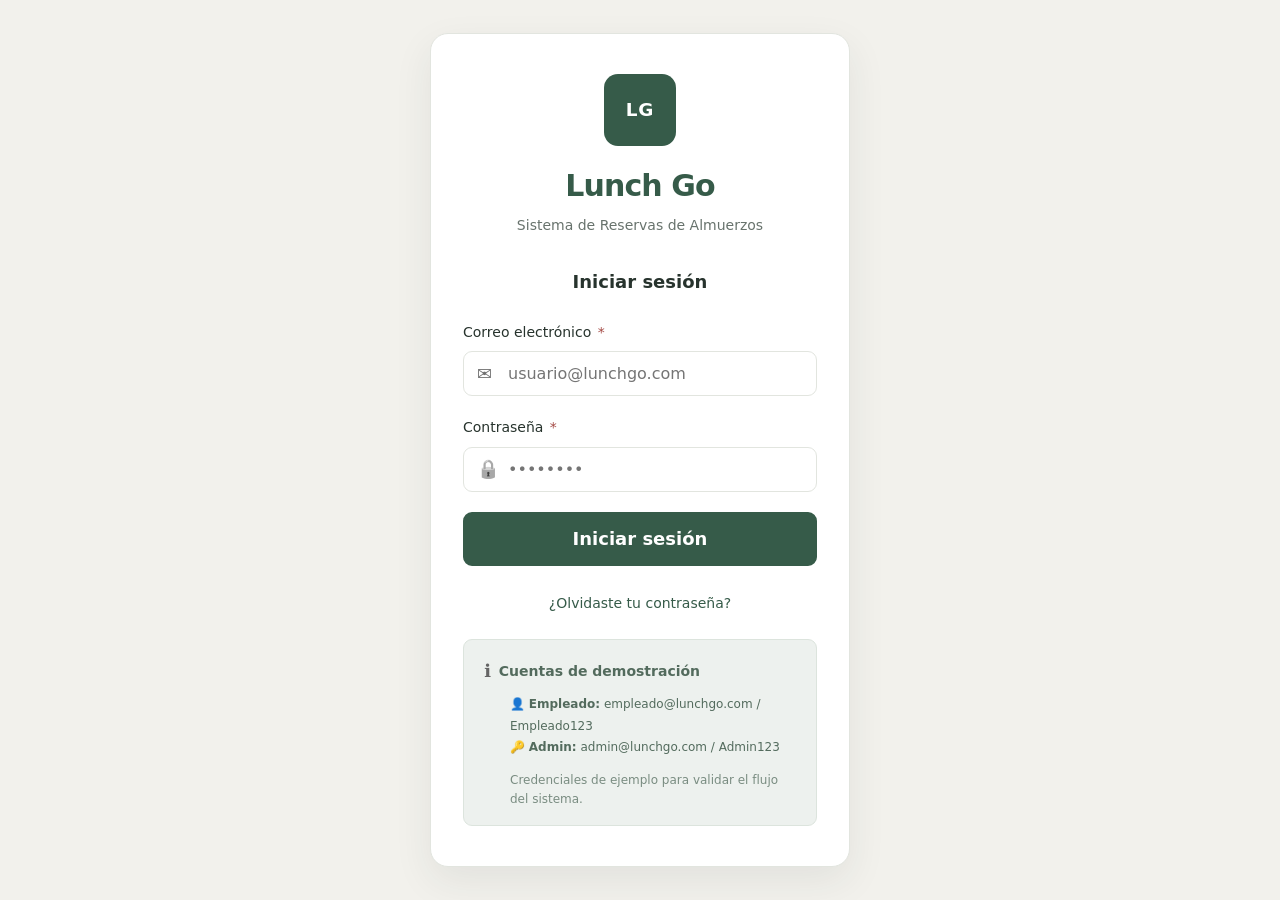
<file: index.html>
<!DOCTYPE html>
<html lang="es">
<head>
  <meta charset="UTF-8" />
  <meta name="viewport" content="width=device-width, initial-scale=1.0" />
  <title>Lunch Go — Inicio de sesión</title>
  <meta name="description" content="Lunch Go: Sistema de reservas y control de entrega de almuerzos para empleados. Inicia sesión para reservar tu almuerzo." />
  <link rel="stylesheet" href="css/estilos.css" />
</head>
<body>

<!-- ============================================================
     PÁGINA 1: index.html — Inicio de sesión
     ============================================================ -->

<main class="login-page" id="login-page">
  <div class="login-card" role="main" aria-label="Formulario de inicio de sesión">

    <!-- Logo y nombre -->
    <div class="login-card__logo">
      <div class="login-card__logo-icon" aria-hidden="true">LG</div>
      <h1 class="login-card__title">Lunch Go</h1>
      <p class="login-card__subtitle">Sistema de Reservas de Almuerzos</p>
    </div>

    <!-- Título del formulario -->
    <h2 class="login-card__form-title">Iniciar sesión</h2>

    <!-- Mensaje de error general -->
    <div id="msg-error" class="alert alert--error hidden" role="alert" aria-live="polite">
      <span class="alert-icon" aria-hidden="true">⚠️</span>
      <span id="msg-error-text">Credenciales incorrectas.</span>
    </div>

    <!-- Formulario -->
    <form id="login-form" novalidate>

      <!-- Correo / Usuario -->
      <div class="form-group">
        <label for="input-email" class="form-label">
          Correo electrónico <span class="required" aria-hidden="true">*</span>
        </label>
        <div class="input-wrapper">
          <span class="input-icon" aria-hidden="true">✉️</span>
          <input
            type="email"
            id="input-email"
            name="email"
            class="form-input"
            placeholder="usuario@lunchgo.com"
            autocomplete="email"
            required
            aria-required="true"
            aria-describedby="email-error"
          />
        </div>
        <span id="email-error" class="form-error" role="alert"></span>
      </div>

      <!-- Contraseña -->
      <div class="form-group">
        <label for="input-password" class="form-label">
          Contraseña <span class="required" aria-hidden="true">*</span>
        </label>
        <div class="input-wrapper">
          <span class="input-icon" aria-hidden="true">🔒</span>
          <input
            type="password"
            id="input-password"
            name="password"
            class="form-input"
            placeholder="••••••••"
            autocomplete="current-password"
            required
            aria-required="true"
            aria-describedby="password-error"
          />
        </div>
        <span id="password-error" class="form-error" role="alert"></span>
      </div>

      <!-- Botón de ingreso -->
      <button
        type="submit"
        id="btn-login"
        class="btn btn--primary btn--full btn--lg"
        aria-label="Iniciar sesión en Lunch Go"
      >
        Iniciar sesión
      </button>

    </form>

    <!-- Enlace de recuperación -->
    <div class="text-center mt-6">
      <a
        href="#"
        id="link-recover"
        class="text-muted"
        style="color: var(--color-primary); font-size: var(--font-size-sm); font-weight: 500;"
        aria-label="Recuperar contraseña"
      >
        ¿Olvidaste tu contraseña?
      </a>
    </div>

    <!-- Cuentas de demostración -->
    <div
      class="alert alert--info mt-6"
      style="flex-direction: column; gap: var(--space-2);"
      role="note"
      aria-label="Cuentas de demostración"
    >
      <div style="display:flex; align-items:center; gap:var(--space-2);">
        <span class="alert-icon" aria-hidden="true">ℹ️</span>
        <strong>Cuentas de demostración</strong>
      </div>
      <div style="margin-left: 26px; font-size: var(--font-size-xs); line-height:1.8;">
        <div>👤 <strong>Empleado:</strong> empleado@lunchgo.com / Empleado123</div>
        <div>🔑 <strong>Admin:</strong> admin@lunchgo.com / Admin123</div>
      </div>
      <div style="margin-left:26px; font-size:var(--font-size-xs); opacity:0.75; margin-top:4px;">
        Credenciales de ejemplo para validar el flujo del sistema.
      </div>
    </div>

    <!-- Modal de recuperación de contraseña -->
    <div id="modal-recover" class="modal-overlay hidden" role="dialog" aria-modal="true" aria-labelledby="recover-title">
      <div class="modal">
        <h2 class="modal__title" id="recover-title">
          <span class="icon" aria-hidden="true">🔑</span>
          Recuperar contraseña
        </h2>
        <p class="text-muted mb-4" style="font-size: var(--font-size-sm);">
          Ingresa tu correo electrónico. En una aplicación real, recibirías un enlace de recuperación.
        </p>
        <div class="form-group">
          <label for="recover-email" class="form-label">Correo electrónico</label>
          <input type="email" id="recover-email" class="form-input" placeholder="usuario@lunchgo.com" />
        </div>
        <div id="recover-msg" class="alert alert--success hidden">
          <span class="alert-icon" aria-hidden="true">✅</span>
          <span>Si el correo existe, recibirás instrucciones de recuperación (simulación).</span>
        </div>
        <div class="modal__actions">
          <button id="btn-recover-cancel" class="btn btn--ghost">Cancelar</button>
          <button id="btn-recover-send" class="btn btn--primary">
            <span class="icon" aria-hidden="true">📧</span>
            Enviar instrucciones
          </button>
        </div>
      </div>
    </div>

  </div>
</main>

<!-- Scripts -->
<script src="js/auth.js"></script>
<script>
  /**
   * index.js (inline) — Lógica de la página de inicio de sesión.
   * Valida campos y autentica al usuario redirigiendo según su rol.
   */

  // Si ya hay sesión activa, redirigir automáticamente
  (function redirigirSiSesion() {
    const sesion = obtenerSesion();
    if (sesion) {
      if (sesion.rol === 'administrador') {
        window.location.href = 'administrador.html';
      } else {
        window.location.href = 'empleado.html';
      }
    }
  })();

  // ---------- Referencias al DOM ----------
  const form        = document.getElementById('login-form');
  const inputEmail  = document.getElementById('input-email');
  const inputPass   = document.getElementById('input-password');
  const emailError  = document.getElementById('email-error');
  const passError   = document.getElementById('password-error');
  const msgError    = document.getElementById('msg-error');
  const msgErrorTxt = document.getElementById('msg-error-text');
  const btnLogin    = document.getElementById('btn-login');

  // ---------- Modal de recuperación ----------
  const linkRecover   = document.getElementById('link-recover');
  const modalRecover  = document.getElementById('modal-recover');
  const btnRecoverOk  = document.getElementById('btn-recover-send');
  const btnRecoverCx  = document.getElementById('btn-recover-cancel');
  const recoverMsg    = document.getElementById('recover-msg');

  linkRecover.addEventListener('click', function(e) {
    e.preventDefault();
    modalRecover.classList.remove('hidden');
    document.getElementById('recover-email').focus();
  });

  btnRecoverCx.addEventListener('click', function() {
    modalRecover.classList.add('hidden');
    recoverMsg.classList.add('hidden');
  });

  btnRecoverOk.addEventListener('click', function() {
    const email = document.getElementById('recover-email').value.trim();
    if (!email) return;
    recoverMsg.classList.remove('hidden');
  });

  // Cerrar modal al hacer clic fuera
  modalRecover.addEventListener('click', function(e) {
    if (e.target === modalRecover) {
      modalRecover.classList.add('hidden');
    }
  });

  // ---------- Limpiar errores al escribir ----------
  [inputEmail, inputPass].forEach(function(input) {
    input.addEventListener('input', function() {
      this.classList.remove('error');
      msgError.classList.add('hidden');
    });
  });

  // ---------- Validación y envío ----------
  form.addEventListener('submit', function(e) {
    e.preventDefault();

    // Limpiar errores previos
    emailError.classList.remove('visible');
    passError.classList.remove('visible');
    inputEmail.classList.remove('error');
    inputPass.classList.remove('error');
    msgError.classList.add('hidden');

    let valido = true;
    const email    = inputEmail.value.trim();
    const password = inputPass.value;

    // Validar email
    if (!email) {
      emailError.textContent = 'El correo electrónico es obligatorio.';
      emailError.classList.add('visible');
      inputEmail.classList.add('error');
      valido = false;
    } else if (!/^[^\s@]+@[^\s@]+\.[^\s@]+$/.test(email)) {
      emailError.textContent = 'Ingresa un correo electrónico válido.';
      emailError.classList.add('visible');
      inputEmail.classList.add('error');
      valido = false;
    }

    // Validar contraseña
    if (!password) {
      passError.textContent = 'La contraseña es obligatoria.';
      passError.classList.add('visible');
      inputPass.classList.add('error');
      valido = false;
    }

    if (!valido) return;

    // Estado de carga
    btnLogin.disabled = true;
    btnLogin.innerHTML = '<span class="spin" aria-hidden="true">⚙️</span> Verificando...';

    // Simular breve retardo de red
    setTimeout(function() {
      const usuario = autenticar(email, password);

      if (usuario) {
        guardarSesion(usuario);
        btnLogin.innerHTML = '<span aria-hidden="true">✅</span> ¡Bienvenido!';

        // Redirigir según rol
        setTimeout(function() {
          if (usuario.rol === 'administrador') {
            window.location.href = 'administrador.html';
          } else {
            window.location.href = 'empleado.html';
          }
        }, 500);
      } else {
        // Credenciales incorrectas
        msgErrorTxt.textContent = 'Correo o contraseña incorrectos. Verifica tus datos e intenta de nuevo.';
        msgError.classList.remove('hidden');
        inputEmail.classList.add('error');
        inputPass.classList.add('error');
        inputPass.value = '';
        btnLogin.disabled = false;
        btnLogin.innerHTML = '<span class="icon" aria-hidden="true">🚀</span> Iniciar sesión';
        inputEmail.focus();
      }
    }, 600);
  });
</script>

</body>
</html>
</file>
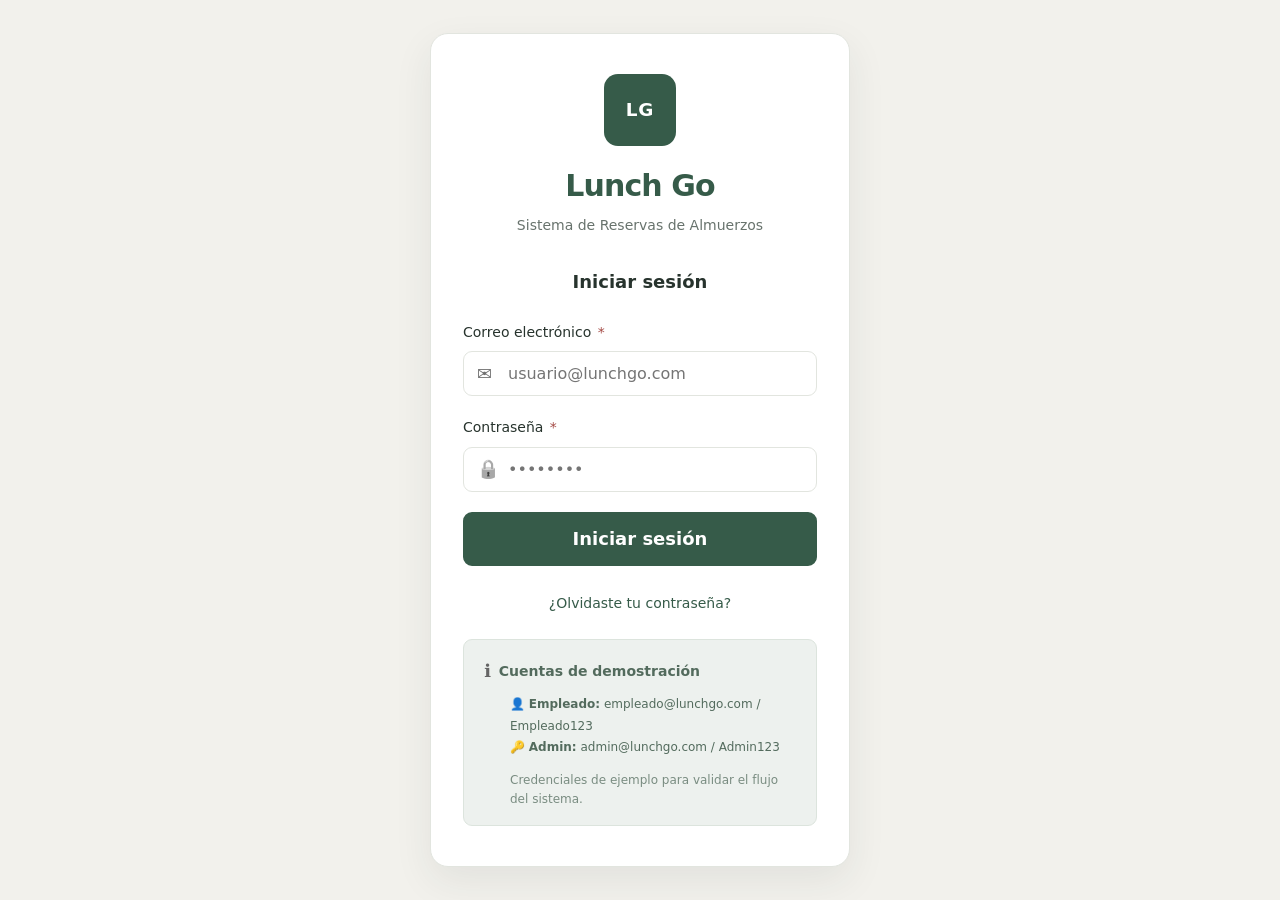
<file: administrador.html>
<!DOCTYPE html>
<html lang="es">
<head>
  <meta charset="UTF-8" />
  <meta name="viewport" content="width=device-width, initial-scale=1.0" />
  <title>Lunch Go — Panel Administrativo</title>
  <meta name="description" content="Panel administrativo de Lunch Go: gestiona el menú del día, revisa reservas y controla las entregas." />
  <link rel="stylesheet" href="css/estilos.css" />
</head>
<body>

<!-- ============================================================
     PÁGINA 4: administrador.html — Panel Administrativo
     ============================================================ -->

<!-- BARRA DE NAVEGACIÓN -->
<header class="navbar" role="banner">
  <a href="administrador.html" class="navbar__brand" aria-label="Lunch Go administración">
    <span class="navbar__logo-icon" aria-hidden="true">LG</span>
    <span>Lunch Go</span>
  </a>

  <nav class="navbar__nav" role="navigation" aria-label="Navegación administrativo">
    <a href="administrador.html" class="navbar__link active" aria-current="page">
      <span class="icon" aria-hidden="true">🏠</span> Panel
    </a>
    <a href="qr.html" class="navbar__link">Recogida</a>
    <a href="historial.html" class="navbar__link">
      <span class="icon" aria-hidden="true">📋</span> Historial
    </a>
  </nav>

  <div class="navbar__user">
    <div class="navbar__avatar" id="nav-avatar" aria-hidden="true">AD</div>
    <span class="navbar__user-name" id="nav-nombre">Admin</span>
    <button
      id="btn-hamburger"
      class="navbar__hamburger"
      type="button"
      aria-label="Abrir menú de navegación"
      aria-expanded="false"
      aria-controls="mobile-menu"
    >
      <span></span><span></span><span></span>
    </button>
    <button id="btn-logout" class="btn btn--ghost btn--sm" type="button" aria-label="Cerrar sesión" title="Cerrar sesión">Salir</button>
  </div>
</header>

<nav id="mobile-menu" class="navbar__mobile-menu" role="navigation" aria-label="Menú móvil"></nav>

<!-- CONTENIDO PRINCIPAL -->
<div class="page-wrapper">
  <main class="main-content" role="main">

    <!-- Encabezado -->
    <div class="page-header">
      <p class="page-header__greeting" id="admin-saludo">Panel de Administración</p>
      <h1 class="page-header__title">Panel Administrativo</h1>
      <p class="page-header__subtitle" id="fecha-hoy-admin"></p>
    </div>

    <!-- ===== ESTADÍSTICAS DEL DÍA ===== -->
    <section aria-labelledby="stats-title">
      <h2 id="stats-title" class="section-title">
        <span class="icon" aria-hidden="true">📊</span>
        Resumen del día
      </h2>
      <div class="stats-grid" role="list" aria-label="Estadísticas de reservas del día">
        <div class="stat-card" role="listitem">
          <div class="stat-card__icon stat-card__icon--blue" aria-hidden="true">📅</div>
          <div class="stat-card__value" id="stat-total">0</div>
          <div class="stat-card__label">Reservas registradas</div>
        </div>
        <div class="stat-card" role="listitem">
          <div class="stat-card__icon stat-card__icon--green" aria-hidden="true">✅</div>
          <div class="stat-card__value" id="stat-entregadas">0</div>
          <div class="stat-card__label">Almuerzos entregados</div>
        </div>
        <div class="stat-card" role="listitem">
          <div class="stat-card__icon stat-card__icon--yellow" aria-hidden="true">⏳</div>
          <div class="stat-card__value" id="stat-pendientes">0</div>
          <div class="stat-card__label">Pendientes de entrega</div>
        </div>
        <div class="stat-card" role="listitem">
          <div class="stat-card__icon stat-card__icon--red" aria-hidden="true">❌</div>
          <div class="stat-card__value" id="stat-canceladas">0</div>
          <div class="stat-card__label">Canceladas</div>
        </div>
      </div>
    </section>

    <!-- ===== GRID: GESTIÓN DE MENÚ Y PROTEÍNA ===== -->
    <div class="admin-grid">

      <!-- COLUMNA 1: Proteína del día -->
      <section aria-labelledby="proteina-admin-title">
        <div class="card">
          <div class="card__header">
            <h2 id="proteina-admin-title" class="card__title">
              <span class="icon" aria-hidden="true">⭐</span>
              Proteína del día
            </h2>
          </div>
          <div class="card__body">
            <div class="form-group">
              <label for="proteina-emoji-input" class="form-label">Icono de proteína (opcional)</label>
              <input type="text" id="proteina-emoji-input" class="form-input" placeholder="🍗" maxlength="4" />
            </div>
            <div class="form-group">
              <label for="proteina-nombre-input" class="form-label">Nombre <span class="required">*</span></label>
              <input type="text" id="proteina-nombre-input" class="form-input" placeholder="Ej: Pollo asado" />
            </div>
            <div class="form-group">
              <label for="proteina-desc-input" class="form-label">Descripción</label>
              <textarea id="proteina-desc-input" class="form-textarea" placeholder="Descripción breve de la preparación..." rows="3"></textarea>
            </div>
            <button id="btn-guardar-proteina" class="btn btn--primary btn--full">
              Guardar proteína del día
            </button>
            <div id="msg-proteina" class="hidden mt-4"></div>
          </div>
        </div>
      </section>

      <!-- COLUMNA 2: Agregar / Editar plato del menú -->
      <section aria-labelledby="menu-admin-title">
        <div class="card">
          <div class="card__header">
            <h2 id="menu-admin-title" class="card__title">
              <span class="icon" aria-hidden="true">🍽️</span>
              <span id="menu-form-title-text">Agregar plato al menú</span>
            </h2>
            <button id="btn-nuevo-plato" class="btn btn--secondary btn--sm">
              + Nuevo
            </button>
          </div>
          <div class="card__body">
            <input type="hidden" id="plato-edit-id" value="" />

            <div class="form-group">
              <label for="plato-emoji" class="form-label">Icono del plato (opcional)</label>
              <input type="text" id="plato-emoji" class="form-input" placeholder="🍛" maxlength="4" />
            </div>
            <div class="form-group">
              <label for="plato-nombre" class="form-label">Nombre del plato <span class="required">*</span></label>
              <input type="text" id="plato-nombre" class="form-input" placeholder="Ej: Casado Tradicional" />
              <span id="plato-nombre-error" class="form-error" role="alert"></span>
            </div>
            <div class="form-group">
              <label for="plato-desc" class="form-label">Descripción <span class="required">*</span></label>
              <textarea id="plato-desc" class="form-textarea" placeholder="Descripción del plato..." rows="3"></textarea>
              <span id="plato-desc-error" class="form-error" role="alert"></span>
            </div>
            <div class="form-group">
              <label for="plato-acomp" class="form-label">Acompañamientos (separados por coma)</label>
              <input type="text" id="plato-acomp" class="form-input" placeholder="Arroz, Frijoles, Ensalada" />
            </div>
            <div class="form-group">
              <label for="plato-categoria" class="form-label">Categoría</label>
              <select id="plato-categoria" class="form-select">
                <option value="Casado">Casado</option>
                <option value="Sopa">Sopa</option>
                <option value="Vegetariano">Vegetariano</option>
                <option value="Pasta">Pasta</option>
                <option value="Especial">Especial</option>
                <option value="Otro">Otro</option>
              </select>
            </div>

            <div style="display:flex; gap: var(--space-3);">
              <button id="btn-guardar-plato" class="btn btn--primary" style="flex:1;">
                <span id="btn-guardar-text">Agregar plato</span>
              </button>
              <button id="btn-cancelar-edicion" class="btn btn--ghost hidden">
                Cancelar
              </button>
            </div>

            <div id="msg-menu" class="hidden mt-4"></div>
          </div>
        </div>
      </section>
    </div>

    <!-- ===== LISTA DE PLATOS ACTUALES ===== -->
    <section aria-labelledby="lista-menu-title" class="mb-8">
      <div style="display:flex; align-items:center; justify-content:space-between; margin-bottom: var(--space-5);">
        <h2 id="lista-menu-title" class="section-title" style="margin-bottom:0; border-bottom:none;">
          <span class="icon" aria-hidden="true">📋</span>
          Platos configurados
        </h2>
      </div>
      <div class="table-wrapper">
        <table class="table" aria-label="Lista de platos del menú">
          <thead>
            <tr>
              <th scope="col">Plato</th>
              <th scope="col">Categoría</th>
              <th scope="col">Acompañamientos</th>
              <th scope="col">Estado</th>
              <th scope="col">Acciones</th>
            </tr>
          </thead>
          <tbody id="tabla-menu-body">
            <!-- Generado por JS -->
          </tbody>
        </table>
      </div>
    </section>

    <!-- ===== CONTROL DE ENTREGAS ===== -->
    <section aria-labelledby="entregas-title">
      <h2 id="entregas-title" class="section-title">
        <span class="icon" aria-hidden="true">🚀</span>
        Control de entregas — Hoy
      </h2>

      <div class="table-wrapper">
        <table class="table" id="tabla-entregas" aria-label="Registro de entregas del día">
          <thead>
            <tr>
              <th scope="col">Empleado</th>
              <th scope="col">Cédula</th>
              <th scope="col">Almuerzo</th>
              <th scope="col">Hora reserva</th>
              <th scope="col">Hora entrega</th>
              <th scope="col">Estado</th>
            </tr>
          </thead>
          <tbody id="tabla-entregas-body">
            <!-- Generado por JS -->
          </tbody>
        </table>
      </div>

      <div id="empty-entregas" class="empty-state hidden">
        <div class="empty-state__icon">📋</div>
        <p class="empty-state__title">Sin reservas para hoy</p>
        <p class="empty-state__text">Aún no se han registrado reservas. Las reservas se realizan entre las 8:00 y las 10:00 a. m.</p>
      </div>
    </section>

  </main>
</div>

<!-- Scripts -->
<script src="js/auth.js"></script>
<script src="js/administrador.js"></script>
<script src="js/nav.js"></script>

</body>
</html>
</file>
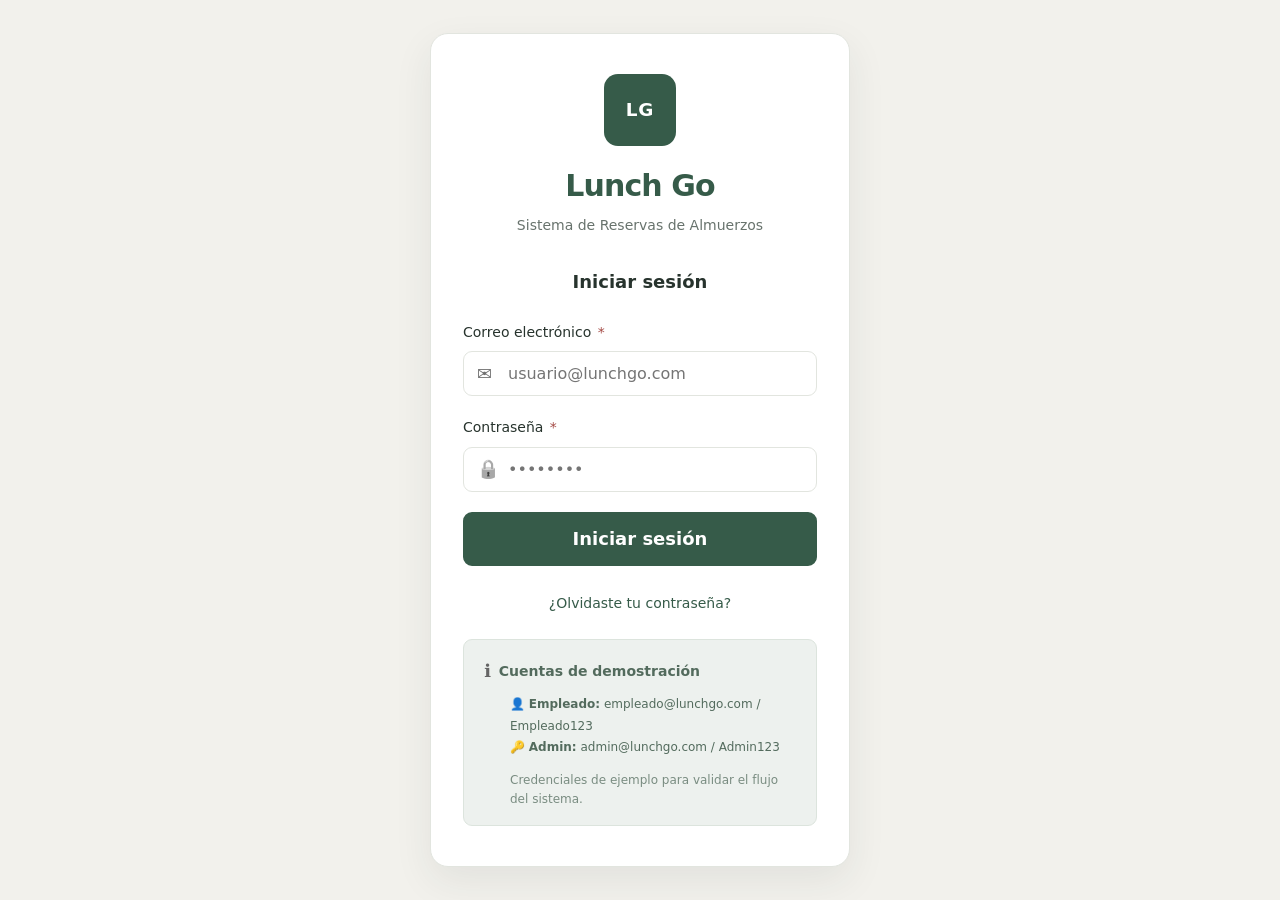
<file: empleado.html>
<!DOCTYPE html>
<html lang="es">
<head>
  <meta charset="UTF-8" />
  <meta name="viewport" content="width=device-width, initial-scale=1.0" />
  <title>Lunch Go — Panel del Empleado</title>
  <meta name="description" content="Consulta el menú del día y realiza tu reserva de almuerzo en Lunch Go." />
  <link rel="stylesheet" href="css/estilos.css" />
</head>
<body>

<!-- ============================================================
     PÁGINA 2: empleado.html — Panel del Empleado y Menú del Día
     ============================================================ -->

<!-- BARRA DE NAVEGACIÓN -->
<header class="navbar" role="banner">
  <a href="empleado.html" class="navbar__brand" aria-label="Lunch Go inicio">
    <span class="navbar__logo-icon" aria-hidden="true">LG</span>
    <span>Lunch Go</span>
  </a>

  <nav class="navbar__nav" role="navigation" aria-label="Navegación principal">
    <a href="empleado.html" class="navbar__link active" id="nav-menu" aria-current="page">
      <span class="icon" aria-hidden="true">🍽️</span> Menú
    </a>
    <a href="qr.html" class="navbar__link" id="nav-qr">
      Recogida
    </a>
    <a href="historial.html" class="navbar__link" id="nav-historial">
      <span class="icon" aria-hidden="true">📋</span> Historial
    </a>
  </nav>

  <div class="navbar__user">
    <div class="navbar__avatar" id="nav-avatar" aria-hidden="true">CR</div>
    <span class="navbar__user-name" id="nav-nombre">Empleado</span>
    <!-- Botón hamburguesa para móvil -->
    <button
      id="btn-hamburger"
      class="navbar__hamburger"
      type="button"
      aria-label="Abrir menú de navegación"
      aria-expanded="false"
      aria-controls="mobile-menu"
    >
      <span></span><span></span><span></span>
    </button>
    <button
      id="btn-logout"
      class="btn btn--ghost btn--sm"
      aria-label="Cerrar sesión"
      title="Cerrar sesión"
    >
      Salir
    </button>
  </div>
</header>

<!-- MENÚ MÓVIL DESPLEGABLE -->
<nav id="mobile-menu" class="navbar__mobile-menu" role="navigation" aria-label="Menú móvil">
  <a href="empleado.html" class="navbar__link active" aria-current="page">
    <span class="icon" aria-hidden="true">🍽️</span> Menú del día
  </a>
  <a href="qr.html" class="navbar__link">
    Recogida
  </a>
  <a href="historial.html" class="navbar__link">
    <span class="icon" aria-hidden="true">📋</span> Historial de reservas
  </a>
</nav>

<!-- CONTENIDO PRINCIPAL -->
<div class="page-wrapper">
  <main class="main-content" id="main-content" role="main">

    <!-- Encabezado de bienvenida -->
    <div class="page-header">
      <p class="page-header__greeting" id="saludo-hora">Buenos días</p>
      <h1 class="page-header__title" id="bienvenida-nombre">Bienvenido/a</h1>
      <p class="page-header__subtitle" id="fecha-hoy"></p>
    </div>

    <!-- Aviso de horario -->
    <div id="aviso-horario" class="schedule-notice hidden" role="note" aria-live="polite">
      <span class="schedule-notice__icon" aria-hidden="true">🕐</span>
      <div>
        <p class="schedule-notice__title">Fuera del horario de reservas</p>
        <p class="schedule-notice__text" id="aviso-horario-texto"></p>
      </div>
    </div>

    <!-- ===== PROTEÍNA DEL DÍA ===== -->
    <section aria-labelledby="proteina-section-title">
      <h2 id="proteina-section-title" class="section-title">
        <span class="icon" aria-hidden="true">⭐</span>
        Proteína del día
      </h2>
      <div class="protein-banner" id="proteina-banner" aria-label="Proteína del día">
        <div class="protein-banner__icon" id="proteina-emoji" aria-hidden="true">🍗</div>
        <div>
          <p class="protein-banner__label">Hoy servimos</p>
          <p class="protein-banner__name" id="proteina-nombre">Cargando...</p>
          <p class="protein-banner__desc" id="proteina-desc"></p>
        </div>
      </div>
    </section>

    <!-- ===== MENÚ DEL DÍA ===== -->
    <section aria-labelledby="menu-section-title">
      <div style="display:flex; align-items:center; justify-content:space-between; margin-bottom: var(--space-5);">
        <h2 id="menu-section-title" class="section-title" style="margin-bottom:0; border-bottom:none;">
          <span class="icon" aria-hidden="true">🍽️</span>
          Menú del día
        </h2>
        <span id="estado-horario-badge" class="badge badge--pending"></span>
      </div>

      <!-- Tarjetas de almuerzos -->
      <div class="menu-grid" id="menu-grid" role="list" aria-label="Opciones de almuerzo disponibles">
        <!-- Generado por JS -->
      </div>
    </section>

    <!-- Botón de reserva (aparece al seleccionar un plato) -->
    <div id="reserva-panel" class="hidden" style="position: sticky; bottom: 20px; margin-top: var(--space-6);">
      <div style="
        background: var(--color-white);
        border: 2px solid var(--color-primary);
        border-radius: var(--radius-lg);
        padding: var(--space-5) var(--space-6);
        display: flex;
        align-items: center;
        justify-content: space-between;
        gap: var(--space-4);
        box-shadow: var(--shadow-lg);
      ">
        <div>
          <p style="font-size: var(--font-size-xs); color: var(--color-text-muted); font-weight:600; text-transform:uppercase; letter-spacing:0.05em;">Seleccionaste</p>
          <p id="seleccion-nombre" style="font-size: var(--font-size-lg); font-weight:700; color: var(--color-text);">—</p>
        </div>
        <button
          id="btn-reservar"
          class="btn btn--primary btn--lg"
          aria-label="Confirmar reserva del almuerzo seleccionado"
        >
          <span class="icon" aria-hidden="true">✅</span>
          Reservar almuerzo
        </button>
      </div>
    </div>

    <!-- ===== MIS RESERVAS ===== -->
    <section aria-labelledby="reservas-section-title" style="margin-top: var(--space-10);">
      <h2 id="reservas-section-title" class="section-title">
        <span class="icon" aria-hidden="true">📅</span>
        Mis reservas de hoy
      </h2>

      <div id="mis-reservas-container">
        <!-- Generado por JS -->
      </div>
    </section>

  </main>
</div>

<!-- ===== MODAL DE CONFIRMACIÓN DE RESERVA ===== -->
<div id="modal-reserva" class="modal-overlay hidden" role="dialog" aria-modal="true" aria-labelledby="modal-reserva-title">
  <div class="modal">
    <h2 class="modal__title" id="modal-reserva-title">
      <span class="icon" aria-hidden="true">🍽️</span>
      Confirmar reserva
    </h2>

    <div id="modal-reserva-detalle" style="
      background: var(--color-bg);
      border-radius: var(--radius-lg);
      padding: var(--space-5);
      margin-bottom: var(--space-5);
    ">
      <!-- Detalle del plato seleccionado -->
    </div>

    <div class="alert alert--info" style="margin-bottom: var(--space-4);">
      <span class="alert-icon" aria-hidden="true">ℹ️</span>
      <span>Al confirmar, se registrará tu reserva. La recogida se confirma en la página <strong>Recoger</strong> con tu cédula.</span>
    </div>

    <div class="modal__actions">
      <button id="btn-cancelar-modal" class="btn btn--ghost">Cancelar</button>
      <button id="btn-confirmar-reserva" class="btn btn--primary">
        <span class="icon" aria-hidden="true">✅</span>
        Confirmar reserva
      </button>
    </div>
  </div>
</div>

<!-- ===== MODAL DE DETALLES DEL PLATO ===== -->
<div id="modal-detalles" class="modal-overlay hidden" role="dialog" aria-modal="true" aria-labelledby="modal-detalles-title">
  <div class="modal">
    <h2 class="modal__title" id="modal-detalles-title">
      <span class="icon" id="detalle-emoji" aria-hidden="true">🍽️</span>
      <span id="detalle-nombre">Detalle del plato</span>
    </h2>

    <p id="detalle-desc" style="color: var(--color-text-muted); font-size: var(--font-size-sm); margin-bottom: var(--space-5);"></p>

    <p style="font-size: var(--font-size-sm); font-weight:600; color: var(--color-text); margin-bottom: var(--space-3);">
      Acompañamientos:
    </p>
    <div id="detalle-acompanamientos" style="display:flex; flex-wrap:wrap; gap:var(--space-2); margin-bottom: var(--space-5);">
      <!-- Tags generados por JS -->
    </div>

    <div class="modal__actions">
      <button id="btn-cerrar-detalles" class="btn btn--ghost">Cerrar</button>
      <button id="btn-seleccionar-desde-detalles" class="btn btn--primary">
        <span class="icon" aria-hidden="true">🍽️</span>
        Seleccionar este plato
      </button>
    </div>
  </div>
</div>

<!-- Scripts -->
<script src="js/auth.js"></script>
<script src="js/nav.js"></script>
<script src="js/empleado.js"></script>


</body>
</html>
</file>
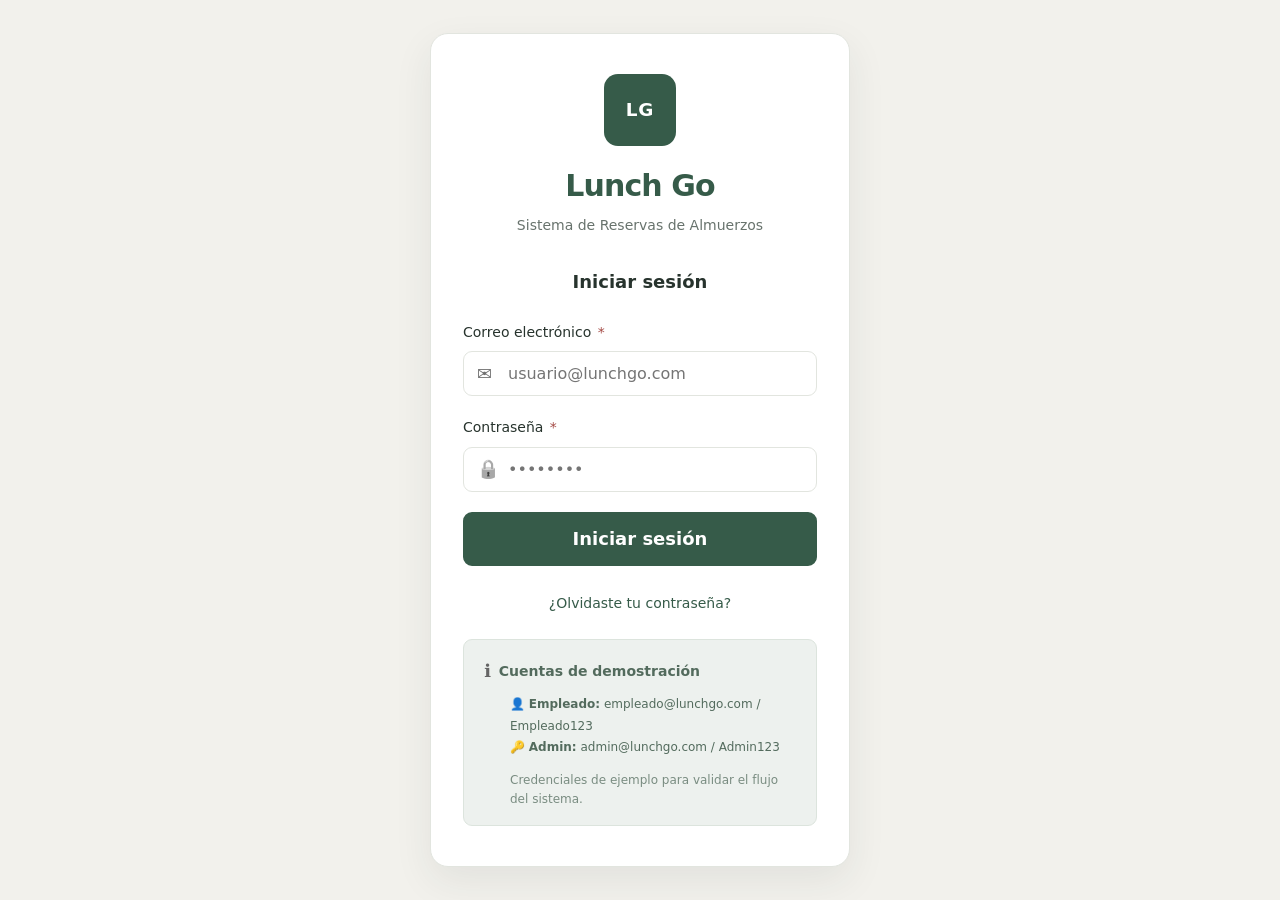
<file: historial.html>
<!DOCTYPE html>
<html lang="es">
<head>
  <meta charset="UTF-8" />
  <meta name="viewport" content="width=device-width, initial-scale=1.0" />
  <title>Lunch Go — Historial de Reservas</title>
  <meta name="description" content="Historial completo de reservas y entregas de almuerzos en Lunch Go. Filtra por fecha, almuerzo y estado." />
  <link rel="stylesheet" href="css/estilos.css" />
</head>
<body>

<!-- ============================================================
     PÁGINA 5: historial.html — Historial y Seguimiento de Reservas
     ============================================================ -->

<!-- BARRA DE NAVEGACIÓN (configurada por JS según rol) -->
<header class="navbar" role="banner">
  <a href="#" class="navbar__brand" id="nav-brand" aria-label="Lunch Go inicio">
    <span class="navbar__logo-icon" aria-hidden="true">LG</span>
    <span>Lunch Go</span>
  </a>

  <nav class="navbar__nav" role="navigation" aria-label="Navegación principal" id="nav-links">
    <!-- Generado por JS según el rol -->
  </nav>

  <div class="navbar__user">
    <div class="navbar__avatar" id="nav-avatar" aria-hidden="true">?</div>
    <span class="navbar__user-name" id="nav-nombre">Usuario</span>
    <button
      id="btn-hamburger"
      class="navbar__hamburger"
      type="button"
      aria-label="Abrir menú de navegación"
      aria-expanded="false"
      aria-controls="mobile-menu"
    >
      <span></span><span></span><span></span>
    </button>
    <button id="btn-logout" class="btn btn--ghost btn--sm" type="button" aria-label="Cerrar sesión" title="Cerrar sesión">Salir</button>
  </div>
</header>

<nav id="mobile-menu" class="navbar__mobile-menu" role="navigation" aria-label="Menú móvil"></nav>

<!-- CONTENIDO PRINCIPAL -->
<div class="page-wrapper">
  <main class="main-content" role="main">

    <!-- Encabezado -->
    <div class="page-header">
      <p class="page-header__greeting" id="historial-rol-label">Mis reservas</p>
      <h1 class="page-header__title">Historial de reservas</h1>
      <p class="page-header__subtitle">Consulta el registro de tus reservas y su estado actual.</p>
    </div>

    <!-- Botones de acceso rápido al panel -->
    <div style="display:flex; gap: var(--space-3); margin-bottom: var(--space-6); flex-wrap: wrap;">
      <a id="btn-volver-panel" href="empleado.html" class="btn btn--secondary btn--sm">
        <span class="icon" aria-hidden="true">⬅️</span>
        <span id="btn-panel-texto">Volver al panel</span>
      </a>
      <a href="qr.html" class="btn btn--ghost btn--sm">
        <span class="icon" aria-hidden="true">📱</span>
        Confirmar recogida
      </a>
    </div>

    <!-- ===== FILTROS ===== -->
    <section aria-label="Filtros de búsqueda">
      <div class="filters-bar" role="search" aria-label="Filtrar historial de reservas">
        <span class="filters-bar__label">Filtrar:</span>

        <div>
          <label for="filtro-fecha" class="form-label" style="margin-bottom:4px; font-size: var(--font-size-xs);">Fecha</label>
          <input type="date" id="filtro-fecha" class="form-input" aria-label="Filtrar por fecha" />
        </div>

        <div>
          <label for="filtro-estado" class="form-label" style="margin-bottom:4px; font-size: var(--font-size-xs);">Estado</label>
          <select id="filtro-estado" class="form-select" aria-label="Filtrar por estado">
            <option value="">Todos los estados</option>
            <option value="reservada">Reservada</option>
            <option value="entregada">Entregada</option>
            <option value="cancelada">Cancelada</option>
            <option value="pendiente">Pendiente</option>
          </select>
        </div>

        <div>
          <label for="filtro-almuerzo" class="form-label" style="margin-bottom:4px; font-size: var(--font-size-xs);">Almuerzo</label>
          <input type="text" id="filtro-almuerzo" class="form-input" placeholder="Buscar por nombre..." aria-label="Filtrar por nombre de almuerzo" />
        </div>

        <button id="btn-limpiar-filtros" class="btn btn--ghost btn--sm" aria-label="Limpiar todos los filtros">
          Limpiar filtros
        </button>
      </div>
    </section>

    <!-- Resumen de resultados -->
    <div style="display:flex; align-items:center; justify-content:space-between; margin-bottom: var(--space-4);">
      <p id="resumen-resultados" class="text-muted">Cargando reservas...</p>
    </div>

    <!-- ===== TABLA DE HISTORIAL ===== -->
    <section aria-labelledby="tabla-historial-label">
      <h2 id="tabla-historial-label" class="sr-only">Tabla de historial de reservas</h2>

      <div class="table-wrapper" id="tabla-container">
        <table class="table" aria-label="Historial de reservas" id="tabla-historial">
          <thead>
            <tr>
              <th scope="col">Fecha</th>
              <th scope="col" id="col-empleado">Empleado</th>
              <th scope="col">Almuerzo</th>
              <th scope="col">Estado</th>
              <th scope="col">Hora reserva</th>
              <th scope="col">Hora entrega</th>
            </tr>
          </thead>
          <tbody id="tabla-historial-body">
            <!-- Generado por JS -->
          </tbody>
        </table>
      </div>

      <!-- Estado vacío -->
      <div id="empty-historial" class="empty-state hidden" role="status" aria-live="polite">
        <div class="empty-state__icon">📋</div>
        <p class="empty-state__title">Sin registros</p>
        <p class="empty-state__text" id="empty-historial-texto">
          No hay reservas que coincidan con los filtros seleccionados.
        </p>
      </div>

    </section>

  </main>
</div>

<!-- Estilo para accesibilidad: ocultar texto visualmente pero mantenerlo para lectores de pantalla -->
<style>
  .sr-only {
    position: absolute; width: 1px; height: 1px;
    padding: 0; margin: -1px; overflow: hidden;
    clip: rect(0, 0, 0, 0); white-space: nowrap; border: 0;
  }
</style>

<!-- Scripts -->
<script src="js/auth.js"></script>
<script src="js/historial.js"></script>
<script src="js/nav.js"></script>

</body>
</html>
</file>
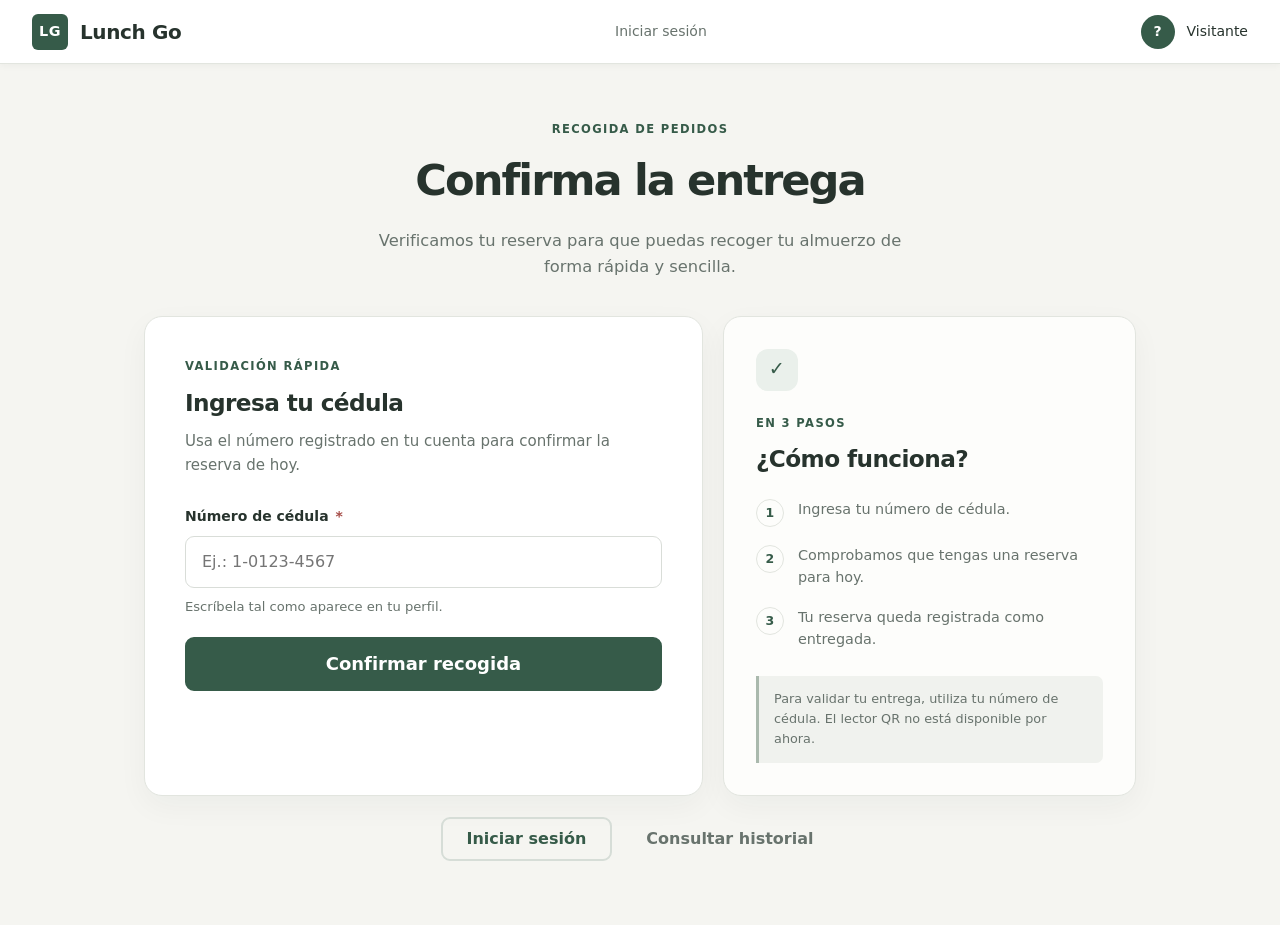
<file: qr.html>
<!DOCTYPE html>
<html lang="es">
<head>
  <meta charset="UTF-8" />
  <meta name="viewport" content="width=device-width, initial-scale=1.0" />
  <title>Lunch Go — Confirmar recogida</title>
  <meta name="description" content="Confirma la recogida de tu almuerzo en Lunch Go con tu número de cédula." />
  <link rel="stylesheet" href="css/estilos.css" />
</head>
<body class="page-qr">

<header class="navbar" role="banner">
  <a href="index.html" class="navbar__brand" id="nav-brand" aria-label="Lunch Go inicio">
    <span class="navbar__logo-icon" aria-hidden="true">LG</span>
    <span>Lunch Go</span>
  </a>

  <nav class="navbar__nav" role="navigation" aria-label="Navegación principal" id="nav-links"></nav>

  <div class="navbar__user">
    <div class="navbar__avatar" id="nav-avatar" aria-hidden="true">?</div>
    <span class="navbar__user-name" id="nav-nombre">Visitante</span>
    <button
      id="btn-hamburger"
      class="navbar__hamburger"
      type="button"
      aria-label="Abrir menú de navegación"
      aria-expanded="false"
      aria-controls="mobile-menu"
    >
      <span></span><span></span><span></span>
    </button>
    <button id="btn-logout" class="btn btn--ghost btn--sm" type="button" aria-label="Cerrar sesión" title="Cerrar sesión">
      Salir
    </button>
  </div>
</header>

<nav id="mobile-menu" class="navbar__mobile-menu" role="navigation" aria-label="Menú móvil"></nav>

<div class="page-wrapper">
  <main class="main-content--narrow pickup-page" id="main-qr" role="main">
    <header class="page-header pickup-header">
      <p class="pickup-eyebrow">RECOGIDA DE PEDIDOS</p>
      <h1 class="page-header__title">Confirma la entrega</h1>
      <p class="page-header__subtitle">
        Verificamos tu reserva para que puedas recoger tu almuerzo de forma rápida y sencilla.
      </p>
    </header>

    <div class="pickup-layout">
      <section class="pickup-card" aria-labelledby="cedula-form-title">
        <p class="pickup-card__eyebrow">VALIDACIÓN RÁPIDA</p>
        <h2 id="cedula-form-title" class="pickup-card__title">Ingresa tu cédula</h2>
        <p class="pickup-card__description">
          Usa el número registrado en tu cuenta para confirmar la reserva de hoy.
        </p>

        <form id="form-cedula" novalidate>
          <div class="form-group">
            <label for="input-cedula" class="form-label">
              Número de cédula <span class="required" aria-hidden="true">*</span>
            </label>
            <input
              type="text"
              id="input-cedula"
              name="cedula"
              class="form-input"
              placeholder="Ej.: 1-0123-4567"
              inputmode="numeric"
              autocomplete="off"
              required
              aria-required="true"
              aria-describedby="cedula-error cedula-hint"
            />
            <span id="cedula-error" class="form-error" role="alert"></span>
            <p id="cedula-hint" class="pickup-field-hint">
              Escríbela tal como aparece en tu perfil.
            </p>
          </div>

          <button
            type="submit"
            id="btn-confirmar-qr"
            class="btn btn--primary btn--full btn--lg"
            aria-label="Confirmar recogida del almuerzo"
          >
            Confirmar recogida
          </button>
        </form>

        <div id="resultado-qr" class="hidden pickup-result" tabindex="-1" role="alert" aria-live="assertive"></div>
      </section>

      <aside class="pickup-guide" aria-labelledby="pickup-guide-title">
        <div class="pickup-guide__mark" aria-hidden="true">✓</div>
        <p class="pickup-card__eyebrow">EN 3 PASOS</p>
        <h2 id="pickup-guide-title" class="pickup-guide__title">¿Cómo funciona?</h2>
        <ol class="pickup-steps">
          <li>
            <span class="pickup-steps__number">1</span>
            <span>Ingresa tu número de cédula.</span>
          </li>
          <li>
            <span class="pickup-steps__number">2</span>
            <span>Comprobamos que tengas una reserva para hoy.</span>
          </li>
          <li>
            <span class="pickup-steps__number">3</span>
            <span>Tu reserva queda registrada como entregada.</span>
          </li>
        </ol>
        <p class="pickup-guide__note" role="note">
          Para validar tu entrega, utiliza tu número de cédula. El lector QR no está disponible por ahora.
        </p>
      </aside>
    </div>

    <nav class="pickup-actions" aria-label="Acciones">
      <a id="link-volver-panel" href="empleado.html" class="btn btn--secondary">
        Volver al menú
      </a>
      <a href="historial.html" class="btn btn--ghost">
        Consultar historial
      </a>
    </nav>
  </main>
</div>

<script src="js/auth.js"></script>
<script src="js/qr.js"></script>
<script src="js/nav.js"></script>

</body>
</html>
</file>
<file: css/estilos.css>
/* ============================================================
   LUNCH GO — Estilos Globales
   Sistema de Reservas y Control de Entrega de Almuerzos
   ============================================================ */

/* ---------- Variables de diseño ---------- */
:root {
  --color-primary:       #365b49;
  --color-primary-light: #547765;
  --color-primary-dark:  #294638;
  --color-secondary:     #eaf0eb;
  --color-accent:        #f2eee6;
  --color-highlight:     #b28b58;

  /* Escala de grises */
  --color-white:      #ffffff;
  --color-bg:         #f5f5f1;
  --color-surface:    #ffffff;
  --color-border:     #e2e5df;
  --color-text:       #27332d;
  --color-text-muted: #68736d;

  /* Estados */
  --color-success:  #3d6c50;
  --color-warning:  #9a7135;
  --color-danger:   #a64d48;
  --color-info:     #526b68;

  /* Badges de estado */
  --badge-pending-bg:    #f4eddf;
  --badge-pending-color: #816333;
  --badge-done-bg:       #e8f0e8;
  --badge-done-color:    #42654b;
  --badge-cancel-bg:     #f4e9e7;
  --badge-cancel-color:  #8e4b46;
  --badge-reserved-bg:   #e9eeeb;
  --badge-reserved-color:#536b5d;

  /* Tipografía */
  --font-family: Inter, "Segoe UI", system-ui, sans-serif;
  --font-size-xs:   0.75rem;
  --font-size-sm:   0.875rem;
  --font-size-base: 1rem;
  --font-size-lg:   1.125rem;
  --font-size-xl:   1.25rem;
  --font-size-2xl:  1.5rem;
  --font-size-3xl:  1.875rem;

  /* Espaciado */
  --space-1: 0.25rem;
  --space-2: 0.5rem;
  --space-3: 0.75rem;
  --space-4: 1rem;
  --space-5: 1.25rem;
  --space-6: 1.5rem;
  --space-8: 2rem;
  --space-10: 2.5rem;
  --space-12: 3rem;

  /* Bordes y sombras */
  --radius-sm: 6px;
  --radius:    9px;
  --radius-lg: 14px;
  --radius-xl: 18px;
  --shadow-sm: 0 1px 3px rgba(39,51,45,0.06);
  --shadow:    0 5px 18px rgba(39,51,45,0.07);
  --shadow-lg: 0 12px 32px rgba(39,51,45,0.12);

  /* Transiciones */
  --transition: 0.2s ease;
  --transition-slow: 0.35s ease;

  /* Sidebar / Navbar */
  --navbar-height: 64px;
}

/* ---------- Reset y base ---------- */
*, *::before, *::after { box-sizing: border-box; margin: 0; padding: 0; }

html { scroll-behavior: smooth; font-size: 16px; }

body {
  font-family: var(--font-family);
  background-color: var(--color-bg);
  color: var(--color-text);
  line-height: 1.6;
  min-height: 100vh;
}

a { text-decoration: none; color: inherit; }
ul, ol { list-style: none; }
img { max-width: 100%; display: block; }
button { cursor: pointer; font-family: inherit; }
input, select, textarea { font-family: inherit; }
button, a, input, select, textarea { -webkit-tap-highlight-color: transparent; }
:focus-visible { outline: 3px solid rgba(54,91,73,0.35); outline-offset: 2px; }

/* ---------- Scrollbar personalizado ---------- */
::-webkit-scrollbar { width: 6px; }
::-webkit-scrollbar-track { background: var(--color-bg); }
::-webkit-scrollbar-thumb { background: var(--color-border); border-radius: 3px; }
::-webkit-scrollbar-thumb:hover { background: var(--color-text-muted); }

/* ============================================================
   NAVBAR SUPERIOR
   ============================================================ */
.navbar {
  position: fixed;
  top: 0; left: 0; right: 0;
  height: var(--navbar-height);
  background: var(--color-white);
  border-bottom: 1px solid var(--color-border);
  display: flex;
  align-items: center;
  justify-content: space-between;
  padding: 0 var(--space-8);
  z-index: 1000;
  box-shadow: var(--shadow-sm);
}

.navbar__brand {
  display: flex;
  align-items: center;
  gap: var(--space-3);
  font-size: var(--font-size-xl);
  font-weight: 700;
  color: var(--color-primary);
  letter-spacing: -0.02em;
}

.navbar__logo-icon {
  width: 36px;
  height: 36px;
  background: var(--color-primary);
  border-radius: var(--radius-sm);
  display: flex;
  align-items: center;
  justify-content: center;
  color: var(--color-white);
  font-size: 0.9rem;
  font-weight: 700;
  letter-spacing: 0.04em;
}

.navbar__nav {
  display: flex;
  align-items: center;
  gap: var(--space-2);
}

.navbar__link {
  display: flex;
  align-items: center;
  gap: var(--space-2);
  padding: var(--space-2) var(--space-4);
  border-radius: var(--radius-sm);
  font-size: var(--font-size-sm);
  font-weight: 500;
  color: var(--color-text-muted);
  transition: background var(--transition), color var(--transition);
}

.navbar__link:hover,
.navbar__link.active {
  background: var(--color-secondary);
  color: var(--color-primary);
}

.navbar__link .icon { display: none; }

.navbar__user {
  display: flex;
  align-items: center;
  gap: var(--space-3);
}

.navbar__avatar {
  width: 34px;
  height: 34px;
  background: var(--color-primary);
  border-radius: 50%;
  display: flex;
  align-items: center;
  justify-content: center;
  color: white;
  font-size: var(--font-size-sm);
  font-weight: 600;
}

.navbar__user-name {
  font-size: var(--font-size-sm);
  font-weight: 500;
  color: var(--color-text);
}

/* ---------- Contenido principal debajo del navbar ---------- */
.page-wrapper {
  padding-top: var(--navbar-height);
  min-height: 100vh;
}

.main-content {
  max-width: 1200px;
  margin: 0 auto;
  padding: var(--space-8) var(--space-6);
}

.main-content--narrow {
  max-width: 800px;
  margin: 0 auto;
  padding: var(--space-8) var(--space-6);
}

/* ============================================================
   PÁGINA DE LOGIN — index.html
   ============================================================ */
.login-page {
  display: flex;
  min-height: 100vh;
  align-items: center;
  justify-content: center;
  background: #f2f1ec;
  padding: var(--space-6) var(--space-4);
}

.login-card {
  background: var(--color-white);
  border: 1px solid var(--color-border);
  border-radius: var(--radius-xl);
  padding: var(--space-10) var(--space-8);
  width: 100%;
  max-width: 420px;
  box-shadow: 0 14px 38px rgba(39,51,45,0.08);
  animation: slideUp 0.3s ease;
}

@keyframes slideUp {
  from { opacity: 0; transform: translateY(24px); }
  to   { opacity: 1; transform: translateY(0); }
}

.login-card__logo {
  text-align: center;
  margin-bottom: var(--space-8);
}

.login-card__logo-icon {
  width: 72px;
  height: 72px;
  background: var(--color-primary);
  border-radius: var(--radius-lg);
  margin: 0 auto var(--space-4);
  display: flex;
  align-items: center;
  justify-content: center;
  color: var(--color-white);
  font-size: 1.15rem;
  font-weight: 700;
  letter-spacing: 0.04em;
  box-shadow: none;
}

.login-card__title {
  font-size: var(--font-size-3xl);
  font-weight: 800;
  color: var(--color-primary);
  letter-spacing: -0.03em;
}

.login-card__subtitle {
  font-size: var(--font-size-sm);
  color: var(--color-text-muted);
  margin-top: var(--space-1);
}

.login-card__form-title {
  font-size: var(--font-size-lg);
  font-weight: 600;
  color: var(--color-text);
  margin-bottom: var(--space-6);
  text-align: center;
}

/* ============================================================
   FORMULARIOS
   ============================================================ */
.form-group {
  margin-bottom: var(--space-5);
}

.form-label {
  display: block;
  font-size: var(--font-size-sm);
  font-weight: 500;
  color: var(--color-text);
  margin-bottom: var(--space-2);
}

.form-label span.required { color: var(--color-danger); margin-left: 2px; }

.form-input,
.form-select,
.form-textarea {
  width: 100%;
  padding: var(--space-3) var(--space-4);
  border: 1.5px solid var(--color-border);
  border-radius: var(--radius);
  font-size: var(--font-size-base);
  color: var(--color-text);
  background: var(--color-white);
  transition: border-color var(--transition), box-shadow var(--transition);
  outline: none;
}

.form-input:focus,
.form-select:focus,
.form-textarea:focus {
  border-color: var(--color-primary);
  box-shadow: 0 0 0 3px rgba(54,91,73,0.12);
}

.form-input.error {
  border-color: var(--color-danger);
}

.form-error {
  font-size: var(--font-size-xs);
  color: var(--color-danger);
  margin-top: var(--space-1);
  display: none;
}

.form-error.visible { display: block; }

.form-textarea { resize: vertical; min-height: 90px; }

/* ---------- Input con icono ---------- */
.input-wrapper {
  position: relative;
}

.input-wrapper .form-input {
  padding-left: 44px;
}

.input-wrapper .input-icon {
  position: absolute;
  left: 14px;
  top: 50%;
  transform: translateY(-50%);
  color: var(--color-text-muted);
  font-size: 18px;
  filter: grayscale(1);
  pointer-events: none;
}

/* ============================================================
   BOTONES
   ============================================================ */
.btn {
  display: inline-flex;
  align-items: center;
  justify-content: center;
  gap: var(--space-2);
  padding: var(--space-3) var(--space-6);
  border-radius: var(--radius);
  font-size: var(--font-size-base);
  font-weight: 600;
  border: 2px solid transparent;
  transition: all var(--transition);
  line-height: 1;
  white-space: nowrap;
}

.btn:disabled {
  opacity: 0.55;
  cursor: not-allowed;
}

.btn--primary {
  background: var(--color-primary);
  color: var(--color-white);
  border-color: var(--color-primary);
  box-shadow: none;
}

.btn--primary:hover:not(:disabled) {
  background: var(--color-primary-dark);
  border-color: var(--color-primary-dark);
  transform: translateY(-1px);
  box-shadow: 0 4px 12px rgba(41,70,56,0.14);
}

.btn--secondary {
  background: transparent;
  color: var(--color-primary);
  border-color: var(--color-primary);
}

.btn--secondary:hover:not(:disabled) {
  background: var(--color-secondary);
}

.btn--danger {
  background: var(--color-danger);
  color: white;
  border-color: var(--color-danger);
}

.btn--danger:hover:not(:disabled) {
  background: #8e403b;
  border-color: #8e403b;
}

.btn--ghost {
  background: transparent;
  color: var(--color-text-muted);
  border-color: var(--color-border);
}

.btn--ghost:hover:not(:disabled) {
  background: var(--color-bg);
  color: var(--color-text);
}

.btn--sm {
  padding: var(--space-2) var(--space-4);
  font-size: var(--font-size-sm);
}

.btn--lg {
  padding: var(--space-4) var(--space-8);
  font-size: var(--font-size-lg);
}

.btn--full { width: 100%; }

.btn .icon { font-size: 18px; filter: grayscale(1); }
.btn { min-height: 40px; }

/* ============================================================
   TARJETAS (CARDS)
   ============================================================ */
.card {
  background: var(--color-white);
  border-radius: var(--radius-lg);
  border: 1px solid var(--color-border);
  box-shadow: 0 10px 22px rgba(25,34,35,0.04);
  overflow: hidden;
}

.card__header {
  padding: var(--space-5) var(--space-6);
  border-bottom: 1px solid var(--color-border);
  display: flex;
  align-items: center;
  justify-content: space-between;
  gap: var(--space-4);
}

.card__title {
  font-size: var(--font-size-lg);
  font-weight: 700;
  color: var(--color-text);
  display: flex;
  align-items: center;
  gap: var(--space-3);
}

.card__title .icon { color: var(--color-primary); font-size: 20px; }

.card__body {
  padding: var(--space-6);
}

/* ============================================================
   ESTADÍSTICAS (STAT CARDS)
   ============================================================ */
.stats-grid {
  display: grid;
  grid-template-columns: repeat(auto-fit, minmax(180px, 1fr));
  gap: var(--space-4);
  margin-bottom: var(--space-8);
}

.stat-card {
  background: var(--color-white);
  border-radius: var(--radius-lg);
  border: 1px solid var(--color-border);
  padding: var(--space-6);
  display: flex;
  flex-direction: column;
  gap: var(--space-2);
  transition: box-shadow var(--transition), transform var(--transition);
}

.stat-card:hover {
  box-shadow: var(--shadow);
  transform: translateY(-2px);
}

.stat-card__icon {
  width: 44px;
  height: 44px;
  border-radius: var(--radius);
  display: flex;
  align-items: center;
  justify-content: center;
  font-size: 18px;
  margin-bottom: var(--space-2);
  filter: grayscale(1);
}

.stat-card__icon--green  { background: var(--color-secondary); color: var(--color-primary); }
.stat-card__icon--yellow { background: #f4eddf; color: #816333; }
.stat-card__icon--blue   { background: #e9eeeb; color: #536b5d; }
.stat-card__icon--red    { background: #f4e9e7; color: #8e4b46; }

.stat-card__value {
  font-size: var(--font-size-3xl);
  font-weight: 800;
  color: var(--color-text);
  letter-spacing: -0.04em;
}

.stat-card__label {
  font-size: var(--font-size-sm);
  color: var(--color-text-muted);
  font-weight: 500;
}

/* ============================================================
   BADGES DE ESTADO
   ============================================================ */
.badge {
  display: inline-flex;
  align-items: center;
  gap: 5px;
  padding: 3px 10px;
  border-radius: 99px;
  font-size: var(--font-size-xs);
  font-weight: 600;
  letter-spacing: 0.01em;
}

.badge::before {
  content: '';
  width: 6px;
  height: 6px;
  border-radius: 50%;
  background: currentColor;
  opacity: 0.7;
}

.badge--pending  { background: var(--badge-pending-bg);  color: var(--badge-pending-color); }
.badge--done     { background: var(--badge-done-bg);     color: var(--badge-done-color); }
.badge--cancel   { background: var(--badge-cancel-bg);   color: var(--badge-cancel-color); }
.badge--reserved { background: var(--badge-reserved-bg); color: var(--badge-reserved-color); }

/* ============================================================
   ALERTAS / MENSAJES
   ============================================================ */
.alert {
  padding: var(--space-4) var(--space-5);
  border-radius: var(--radius);
  font-size: var(--font-size-sm);
  font-weight: 500;
  display: flex;
  align-items: flex-start;
  gap: var(--space-3);
  animation: fadeIn 0.25s ease;
}

@keyframes fadeIn {
  from { opacity: 0; transform: translateY(-6px); }
  to   { opacity: 1; transform: translateY(0); }
}

.alert--success { background: #e8f0e8; color: #42654b; border: 1px solid #ccdccc; }
.alert--error   { background: #f4e9e7; color: #8e4b46; border: 1px solid #e6ceca; }
.alert--warning { background: #f4eddf; color: #816333; border: 1px solid #e8dcc6; }
.alert--info    { background: #edf1ee; color: #536b5d; border: 1px solid #dce4dd; }
.alert .alert-icon {
  font-size: 18px;
  flex-shrink: 0;
  margin-top: 1px;
  filter: grayscale(1);
}

/* ============================================================
   TABLAS
   ============================================================ */
.table-wrapper {
  overflow-x: auto;
  border-radius: var(--radius-lg);
  border: 1px solid var(--color-border);
  background: var(--color-white);
}

.table {
  width: 100%;
  border-collapse: collapse;
  font-size: var(--font-size-sm);
}

.table th {
  padding: var(--space-3) var(--space-5);
  text-align: left;
  font-size: var(--font-size-xs);
  font-weight: 700;
  text-transform: uppercase;
  letter-spacing: 0.05em;
  color: var(--color-text-muted);
  background: var(--color-bg);
  border-bottom: 1px solid var(--color-border);
}

.table td {
  padding: var(--space-4) var(--space-5);
  border-bottom: 1px solid var(--color-border);
  color: var(--color-text);
}

.table tr:last-child td { border-bottom: none; }

.table tbody tr {
  transition: background var(--transition);
}

.table tbody tr:hover { background: var(--color-bg); }

/* ============================================================
   MENÚ — TARJETAS DE ALMUERZO
   ============================================================ */
.menu-grid {
  display: grid;
  grid-template-columns: repeat(auto-fill, minmax(280px, 1fr));
  gap: var(--space-5);
}

.meal-card {
  background: var(--color-white);
  border-radius: var(--radius-lg);
  border: 1px solid var(--color-border);
  overflow: hidden;
  transition: box-shadow var(--transition), transform var(--transition);
  cursor: pointer;
  position: relative;
}

.meal-card:hover {
  box-shadow: var(--shadow);
  transform: translateY(-3px);
}

.meal-card.selected {
  border-color: var(--color-primary);
  box-shadow: 0 0 0 3px rgba(54,91,73,0.13);
}

.meal-card__header {
  background: #eef1ed;
  padding: var(--space-5) var(--space-6);
  display: flex;
  align-items: center;
  gap: var(--space-3);
}

.meal-card__emoji { font-size: 32px; }

.meal-card__name {
  font-size: var(--font-size-lg);
  font-weight: 700;
  color: var(--color-text);
  flex: 1;
}

.meal-card__badge {
  background: #fff;
  color: var(--color-primary);
  padding: 2px 10px;
  border-radius: 99px;
  font-size: var(--font-size-xs);
  font-weight: 600;
  border: 1px solid var(--color-border);
}

.meal-card__body {
  padding: var(--space-5) var(--space-6);
}

.meal-card__description {
  font-size: var(--font-size-sm);
  color: var(--color-text-muted);
  margin-bottom: var(--space-4);
  line-height: 1.5;
}

.meal-card__tag {
  display: inline-flex;
  align-items: center;
  gap: 5px;
  background: var(--color-secondary);
  color: var(--color-primary);
  padding: 3px 10px;
  border-radius: 99px;
  font-size: var(--font-size-xs);
  font-weight: 600;
  margin: 2px;
}

.meal-card__footer {
  padding: var(--space-4) var(--space-6) var(--space-5);
  border-top: 1px solid var(--color-border);
  display: flex;
  gap: var(--space-3);
  align-items: center;
}

.meal-card__selected-check {
  position: absolute;
  top: var(--space-3);
  right: var(--space-3);
  width: 26px;
  height: 26px;
  background: var(--color-primary);
  border-radius: 50%;
  display: none;
  align-items: center;
  justify-content: center;
  color: white;
  font-size: 14px;
  font-weight: 700;
}

.meal-card.selected .meal-card__selected-check { display: flex; }

/* ============================================================
   RESERVAS DEL EMPLEADO
   ============================================================ */
.reservation-item {
  background: var(--color-white);
  border: 1px solid var(--color-border);
  border-radius: var(--radius-lg);
  padding: var(--space-5) var(--space-6);
  display: flex;
  align-items: center;
  justify-content: space-between;
  gap: var(--space-4);
  transition: box-shadow var(--transition);
  margin-bottom: var(--space-3);
}

.reservation-item:hover { box-shadow: var(--shadow-sm); }

.reservation-item__info { flex: 1; min-width: 0; }
.reservation-item__meal {
  font-size: var(--font-size-base);
  font-weight: 600;
  color: var(--color-text);
  margin-bottom: var(--space-1);
}

.reservation-item__date {
  font-size: var(--font-size-sm);
  color: var(--color-text-muted);
}

.reservation-item__actions {
  display: flex;
  gap: var(--space-2);
  flex-shrink: 0;
}

/* ============================================================
   FILTROS
   ============================================================ */
.filters-bar {
  display: flex;
  align-items: center;
  gap: var(--space-4);
  flex-wrap: wrap;
  margin-bottom: var(--space-6);
  background: var(--color-white);
  border: 1px solid var(--color-border);
  border-radius: var(--radius-lg);
  padding: var(--space-4) var(--space-6);
}

.filters-bar__label {
  font-size: var(--font-size-sm);
  font-weight: 600;
  color: var(--color-text-muted);
  white-space: nowrap;
}

.filters-bar .form-select {
  width: auto;
  min-width: 150px;
}

.filters-bar .form-input {
  width: auto;
  min-width: 160px;
}

/* ============================================================
   PÁGINA VACÍA (EMPTY STATE)
   ============================================================ */
.empty-state {
  text-align: center;
  padding: var(--space-12) var(--space-6);
  color: var(--color-text-muted);
}

.empty-state__icon {
  font-size: 48px;
  margin-bottom: var(--space-4);
  opacity: 0.5;
  filter: grayscale(1);
}

.empty-state__title {
  font-size: var(--font-size-lg);
  font-weight: 600;
  color: var(--color-text);
  margin-bottom: var(--space-2);
}

.empty-state__text {
  font-size: var(--font-size-sm);
}

/* ============================================================
   MODALES
   ============================================================ */
.modal-overlay {
  position: fixed;
  inset: 0;
  background: rgba(0,0,0,0.5);
  display: flex;
  align-items: center;
  justify-content: center;
  z-index: 2000;
  padding: var(--space-6);
  animation: fadeOverlay 0.2s ease;
}

@keyframes fadeOverlay {
  from { opacity: 0; }
  to   { opacity: 1; }
}

.modal-overlay.hidden { display: none; }

.modal {
  background: var(--color-white);
  border-radius: var(--radius-xl);
  padding: var(--space-8);
  width: 100%;
  max-width: 480px;
  box-shadow: var(--shadow-lg);
  animation: slideUp 0.25s ease;
  max-height: 90vh;
  overflow-y: auto;
}

.modal__title {
  font-size: var(--font-size-xl);
  font-weight: 700;
  color: var(--color-text);
  margin-bottom: var(--space-6);
  display: flex;
  align-items: center;
  gap: var(--space-3);
}

.modal__title .icon { color: var(--color-primary); }

.modal__actions {
  display: flex;
  gap: var(--space-3);
  margin-top: var(--space-6);
  justify-content: flex-end;
}

/* ============================================================
   PÁGINA — ENCABEZADO
   ============================================================ */
.page-header {
  margin-bottom: var(--space-8);
}

.page-header__greeting {
  font-size: var(--font-size-sm);
  color: var(--color-text-muted);
  font-weight: 500;
  margin-bottom: var(--space-1);
}

.page-header__title {
  font-size: var(--font-size-3xl);
  font-weight: 800;
  color: var(--color-text);
  letter-spacing: -0.03em;
}

.page-header__subtitle {
  font-size: var(--font-size-base);
  color: var(--color-text-muted);
  margin-top: var(--space-2);
}

/* ---------- Sección título ---------- */
.section-title {
  font-size: var(--font-size-xl);
  font-weight: 700;
  color: var(--color-text);
  margin-bottom: var(--space-5);
  padding-bottom: var(--space-3);
  border-bottom: 2px solid var(--color-secondary);
  display: flex;
  align-items: center;
  gap: var(--space-3);
  letter-spacing: -0.01em;
}

.section-title .icon,
.card__title .icon { display: none; }

/* ============================================================
   PROTEÍNA DEL DÍA — BANNER
   ============================================================ */
.protein-banner {
  background: #e9eee9;
  color: var(--color-text);
  border-radius: var(--radius-lg);
  padding: var(--space-6) var(--space-8);
  display: flex;
  align-items: center;
  gap: var(--space-5);
  margin-bottom: var(--space-8);
  box-shadow: none;
}

.protein-banner__icon { font-size: 48px; }

.protein-banner__label {
  font-size: var(--font-size-xs);
  font-weight: 700;
  text-transform: uppercase;
  letter-spacing: 0.1em;
  color: var(--color-primary);
  opacity: 1;
  margin-bottom: var(--space-1);
}

.protein-banner__name {
  font-size: var(--font-size-2xl);
  font-weight: 800;
  letter-spacing: -0.02em;
}

.protein-banner__desc {
  font-size: var(--font-size-sm);
  color: var(--color-text-muted);
  margin-top: var(--space-1);
}

/* ============================================================
   HORARIO — AVISO
   ============================================================ */
.schedule-notice {
  background: #f4eddf;
  border: 1px solid #e8dcc6;
  border-radius: var(--radius-lg);
  padding: var(--space-5) var(--space-6);
  margin-bottom: var(--space-6);
  display: flex;
  gap: var(--space-4);
  align-items: flex-start;
}

.schedule-notice__icon { font-size: 22px; margin-top: 1px; filter: grayscale(1); }

.schedule-notice__title {
  font-size: var(--font-size-sm);
  font-weight: 700;
  color: #816333;
  margin-bottom: var(--space-1);
}

.schedule-notice__text {
  font-size: var(--font-size-sm);
  color: #715b36;
  line-height: 1.5;
}

/* ============================================================
   ADMINISTRADOR — GESTIÓN DE MENÚ
   ============================================================ */
.admin-grid {
  display: grid;
  grid-template-columns: 1fr 1fr;
  gap: var(--space-6);
  margin-bottom: var(--space-8);
}

@media (max-width: 900px) {
  .admin-grid { grid-template-columns: 1fr; }
}

/* ============================================================
   RESPONSIVO
   ============================================================ */
/* ============================================================
   MENÚ HAMBURGUESA — MÓVIL
   ============================================================ */
.navbar__hamburger {
  display: none;
  flex-direction: column;
  justify-content: center;
  gap: 5px;
  width: 36px;
  height: 36px;
  background: none;
  border: 1.5px solid var(--color-border);
  border-radius: var(--radius-sm);
  padding: 6px;
  cursor: pointer;
  transition: background var(--transition);
}

.navbar__hamburger:hover { background: var(--color-bg); }

.navbar__hamburger span {
  display: block;
  width: 100%;
  height: 2px;
  background: var(--color-text);
  border-radius: 2px;
  transition: transform 0.25s ease, opacity 0.25s ease;
}

/* Menú móvil desplegable */
.navbar__mobile-menu {
  display: none;
  position: fixed;
  top: var(--navbar-height);
  left: 0;
  right: 0;
  background: var(--color-white);
  border-bottom: 1px solid var(--color-border);
  box-shadow: var(--shadow);
  z-index: 999;
  padding: var(--space-3) var(--space-4);
  flex-direction: column;
  gap: var(--space-1);
  animation: slideDown 0.2s ease;
}

@keyframes slideDown {
  from { opacity: 0; transform: translateY(-8px); }
  to   { opacity: 1; transform: translateY(0); }
}

.navbar__mobile-menu.open {
  display: flex;
}

.navbar__mobile-menu .navbar__link {
  padding: var(--space-3) var(--space-4);
  font-size: var(--font-size-base);
  border-radius: var(--radius);
  width: 100%;
}

.navbar__mobile-menu .navbar__link.active {
  background: var(--color-secondary);
  color: var(--color-primary);
}

@media (max-width: 768px) {
  :root { --navbar-height: 56px; }

  .navbar {
    padding: 0 var(--space-4);
  }

  .navbar__hamburger {
    display: flex;
  }

  .navbar__nav {
    display: none; /* Solo visible en desktop */
  }

  .navbar__user-name { display: none; }

  .navbar__user { gap: var(--space-2); }

  .navbar__user .btn--sm {
    padding: var(--space-2) var(--space-3);
  }

  .main-content,
  .main-content--narrow {
    padding: var(--space-5) var(--space-4);
  }

  .page-header__title { font-size: var(--font-size-2xl); }

  .login-card {
    padding: var(--space-8) var(--space-5);
  }

  .protein-banner {
    flex-direction: column;
    text-align: center;
    padding: var(--space-5) var(--space-6);
  }

  .reservation-item {
    flex-direction: column;
    align-items: flex-start;
  }

  .reservation-item__actions { width: 100%; }

  .meal-card__footer { flex-direction: column; }

  .filters-bar { flex-direction: column; align-items: flex-start; }
  .filters-bar .form-select,
  .filters-bar .form-input { width: 100%; }

  .stats-grid { grid-template-columns: repeat(2, 1fr); }

  .modal { padding: var(--space-6); }
}

@media (max-width: 480px) {
  .stats-grid { grid-template-columns: 1fr; }
  .menu-grid  { grid-template-columns: 1fr; }
  .navbar { padding: 0 var(--space-3); }
  .navbar__brand { font-size: var(--font-size-lg); }
  .navbar__user .btn--sm { font-size: var(--font-size-xs); }
}

/* ============================================================
   UTILIDADES
   ============================================================ */
.hidden  { display: none !important; }
.visible { display: block !important; }
.flex    { display: flex; }
.flex-col { flex-direction: column; }
.items-center { align-items: center; }
.justify-between { justify-content: space-between; }
.gap-2 { gap: var(--space-2); }
.gap-3 { gap: var(--space-3); }
.gap-4 { gap: var(--space-4); }
.mt-4  { margin-top: var(--space-4); }
.mt-6  { margin-top: var(--space-6); }
.mt-8  { margin-top: var(--space-8); }
.mb-4  { margin-bottom: var(--space-4); }
.mb-6  { margin-bottom: var(--space-6); }
.mb-8  { margin-bottom: var(--space-8); }
.text-center { text-align: center; }
.text-muted  { color: var(--color-text-muted); font-size: var(--font-size-sm); }
.font-bold   { font-weight: 700; }
.w-full      { width: 100%; }

/* ---------- Separador ---------- */
.divider {
  border: none;
  border-top: 1px solid var(--color-border);
  margin: var(--space-6) 0;
}

/* ---------- Tooltip al hover ---------- */
[data-tooltip] { position: relative; }

[data-tooltip]::after {
  content: attr(data-tooltip);
  position: absolute;
  bottom: calc(100% + 6px);
  left: 50%;
  transform: translateX(-50%);
  background: var(--color-text);
  color: white;
  font-size: var(--font-size-xs);
  padding: 4px 10px;
  border-radius: var(--radius-sm);
  white-space: nowrap;
  opacity: 0;
  pointer-events: none;
  transition: opacity var(--transition);
}

[data-tooltip]:hover::after { opacity: 1; }

/* ============================================================
   ANIMACIONES GLOBALES
   ============================================================ */
.spin {
  animation: spin 1s linear infinite;
}

@keyframes spin {
  from { transform: rotate(0deg); }
  to   { transform: rotate(360deg); }
}

.pulse {
  animation: pulse 2s cubic-bezier(0.4, 0, 0.6, 1) infinite;
}

@keyframes pulse {
  0%, 100% { opacity: 1; }
  50% { opacity: 0.5; }
}

/* ---------- Confirmación QR exitosa ---------- */
.success-animation {
  display: flex;
  flex-direction: column;
  align-items: center;
  gap: var(--space-4);
  padding: var(--space-8) 0;
}

.success-animation__icon {
  width: 80px;
  height: 80px;
  background: var(--color-secondary);
  border-radius: 50%;
  display: flex;
  align-items: center;
  justify-content: center;
  font-size: 40px;
  animation: successBounce 0.5s ease;
}

@keyframes successBounce {
  0%   { transform: scale(0); opacity: 0; }
  60%  { transform: scale(1.1); }
  100% { transform: scale(1); opacity: 1; }
}

.success-animation__title {
  font-size: var(--font-size-2xl);
  font-weight: 800;
  color: var(--color-primary);
}

.success-animation__detail {
  font-size: var(--font-size-sm);
  color: var(--color-text-muted);
  text-align: center;
  line-height: 1.6;
}

/* ============================================================
   RECOGIDA — qr.html
   ============================================================ */
.page-qr {
  --pickup-ink: var(--color-text);
  --pickup-muted: var(--color-text-muted);
  --pickup-green: var(--color-primary);
  --pickup-green-soft: var(--color-secondary);
  --pickup-border: var(--color-border);
  background: var(--color-bg);
}

.page-qr .navbar {
  background: rgba(255, 255, 255, 0.97);
  box-shadow: 0 1px 8px rgba(31, 42, 35, 0.05);
}

.page-qr .navbar__brand {
  color: var(--pickup-ink);
}

.page-qr .navbar__logo-icon,
.page-qr .navbar__avatar {
  background: var(--pickup-green);
}

.page-qr .navbar__link:hover,
.page-qr .navbar__link.active {
  background: var(--pickup-green-soft);
  color: var(--pickup-green);
}

.page-qr .page-wrapper {
  background: var(--color-bg);
}

.page-qr .pickup-page {
  width: 100%;
  max-width: 1040px;
  padding: 3.5rem 1.5rem 4rem;
}

.pickup-header {
  max-width: 690px;
  margin: 0 auto 2.25rem;
  text-align: center;
}

.pickup-eyebrow,
.pickup-card__eyebrow {
  color: var(--pickup-green);
  font-size: 0.72rem;
  font-weight: 700;
  letter-spacing: 0.12em;
}

.pickup-header .page-header__title {
  margin-top: 0.45rem;
  color: var(--pickup-ink);
  font-size: clamp(2rem, 4vw, 2.7rem);
  letter-spacing: -0.045em;
}

.pickup-header .page-header__subtitle {
  max-width: 570px;
  margin: 0.8rem auto 0;
  color: var(--pickup-muted);
  font-size: 1.02rem;
}

.pickup-layout {
  display: grid;
  grid-template-columns: minmax(0, 1.15fr) minmax(280px, 0.85fr);
  gap: 1.25rem;
  align-items: stretch;
}

.pickup-card,
.pickup-guide {
  border: 1px solid var(--pickup-border);
  border-radius: 18px;
  background: #fff;
  box-shadow: 0 10px 30px rgba(31, 42, 35, 0.045);
}

.pickup-card {
  padding: clamp(1.5rem, 4vw, 2.5rem);
}

.pickup-card__title,
.pickup-guide__title {
  color: var(--pickup-ink);
  font-size: 1.45rem;
  font-weight: 700;
  letter-spacing: -0.025em;
}

.pickup-card__title {
  margin-top: 0.55rem;
}

.pickup-card__description {
  margin-top: 0.5rem;
  color: var(--pickup-muted);
  font-size: 0.94rem;
}

.pickup-card form {
  margin-top: 1.75rem;
}

.page-qr .form-group {
  margin-bottom: 1.25rem;
}

.page-qr .form-label {
  font-weight: 600;
}

.page-qr .form-input {
  min-height: 52px;
  border-color: #d9ddd8;
  border-radius: 9px;
}

.page-qr .form-input:focus {
  border-color: var(--pickup-green);
  box-shadow: 0 0 0 3px rgba(49, 91, 70, 0.12);
}

.pickup-field-hint {
  margin-top: 0.55rem;
  color: var(--pickup-muted);
  font-size: 0.82rem;
}

.page-qr .btn--primary {
  min-height: 52px;
  border-color: var(--pickup-green);
  border-radius: 9px;
  background: var(--pickup-green);
  box-shadow: none;
}

.page-qr .btn--primary:hover:not(:disabled) {
  border-color: #244735;
  background: #244735;
  box-shadow: none;
  transform: translateY(-1px);
}

.page-qr .btn--secondary {
  border-color: #d6ddd7;
  color: var(--pickup-green);
}

.page-qr .btn--secondary:hover:not(:disabled) {
  background: #eef2ee;
}

.page-qr .btn--ghost {
  border-color: transparent;
}

.pickup-guide {
  padding: clamp(1.5rem, 4vw, 2rem);
  background: #fdfdfb;
}

.pickup-guide__mark {
  display: grid;
  width: 42px;
  height: 42px;
  margin-bottom: 1.45rem;
  place-items: center;
  border-radius: 12px;
  background: var(--pickup-green-soft);
  color: var(--pickup-green);
  font-size: 1.2rem;
  font-weight: 700;
}

.pickup-guide__title {
  margin-top: 0.45rem;
}

.pickup-steps {
  display: grid;
  gap: 1.15rem;
  margin-top: 1.4rem;
}

.pickup-steps li {
  display: grid;
  grid-template-columns: 30px 1fr;
  gap: 0.75rem;
  align-items: start;
  color: var(--color-text-muted);
  font-size: 0.9rem;
  line-height: 1.5;
}

.pickup-steps__number {
  display: grid;
  width: 28px;
  height: 28px;
  place-items: center;
  border: 1px solid var(--color-border);
  border-radius: 50%;
  color: var(--pickup-green);
  font-size: 0.78rem;
  font-weight: 700;
}

.pickup-guide__note {
  margin-top: 1.6rem;
  padding: 0.85rem 0.95rem;
  border-left: 3px solid #aab9ad;
  border-radius: 0 7px 7px 0;
  background: #f0f2ee;
  color: var(--color-text-muted);
  font-size: 0.8rem;
  line-height: 1.55;
}

.pickup-result {
  margin-top: 1.5rem;
}

.pickup-actions {
  display: flex;
  flex-wrap: wrap;
  justify-content: center;
  gap: 0.5rem;
  margin-top: 1.35rem;
}

.pickup-actions .btn {
  min-width: 170px;
}

@media (max-width: 768px) {
  .page-qr .pickup-page {
    padding: 2.5rem 1rem 3rem;
  }

  .pickup-layout {
    grid-template-columns: 1fr;
    max-width: 560px;
    margin: 0 auto;
  }

  .pickup-guide {
    padding: 1.5rem;
  }

  .pickup-guide__mark {
    margin-bottom: 1rem;
  }
}

@media (max-width: 480px) {
  .page-qr .navbar__user-name {
    display: none;
  }

  .page-qr .navbar__user {
    gap: 0.5rem;
  }

  .pickup-header {
    margin-bottom: 1.5rem;
    text-align: left;
  }

  .pickup-header .page-header__subtitle {
    margin-left: 0;
  }

  .pickup-actions {
    display: grid;
    grid-template-columns: 1fr;
  }

  .pickup-actions .btn {
    width: 100%;
  }
}
</file>
